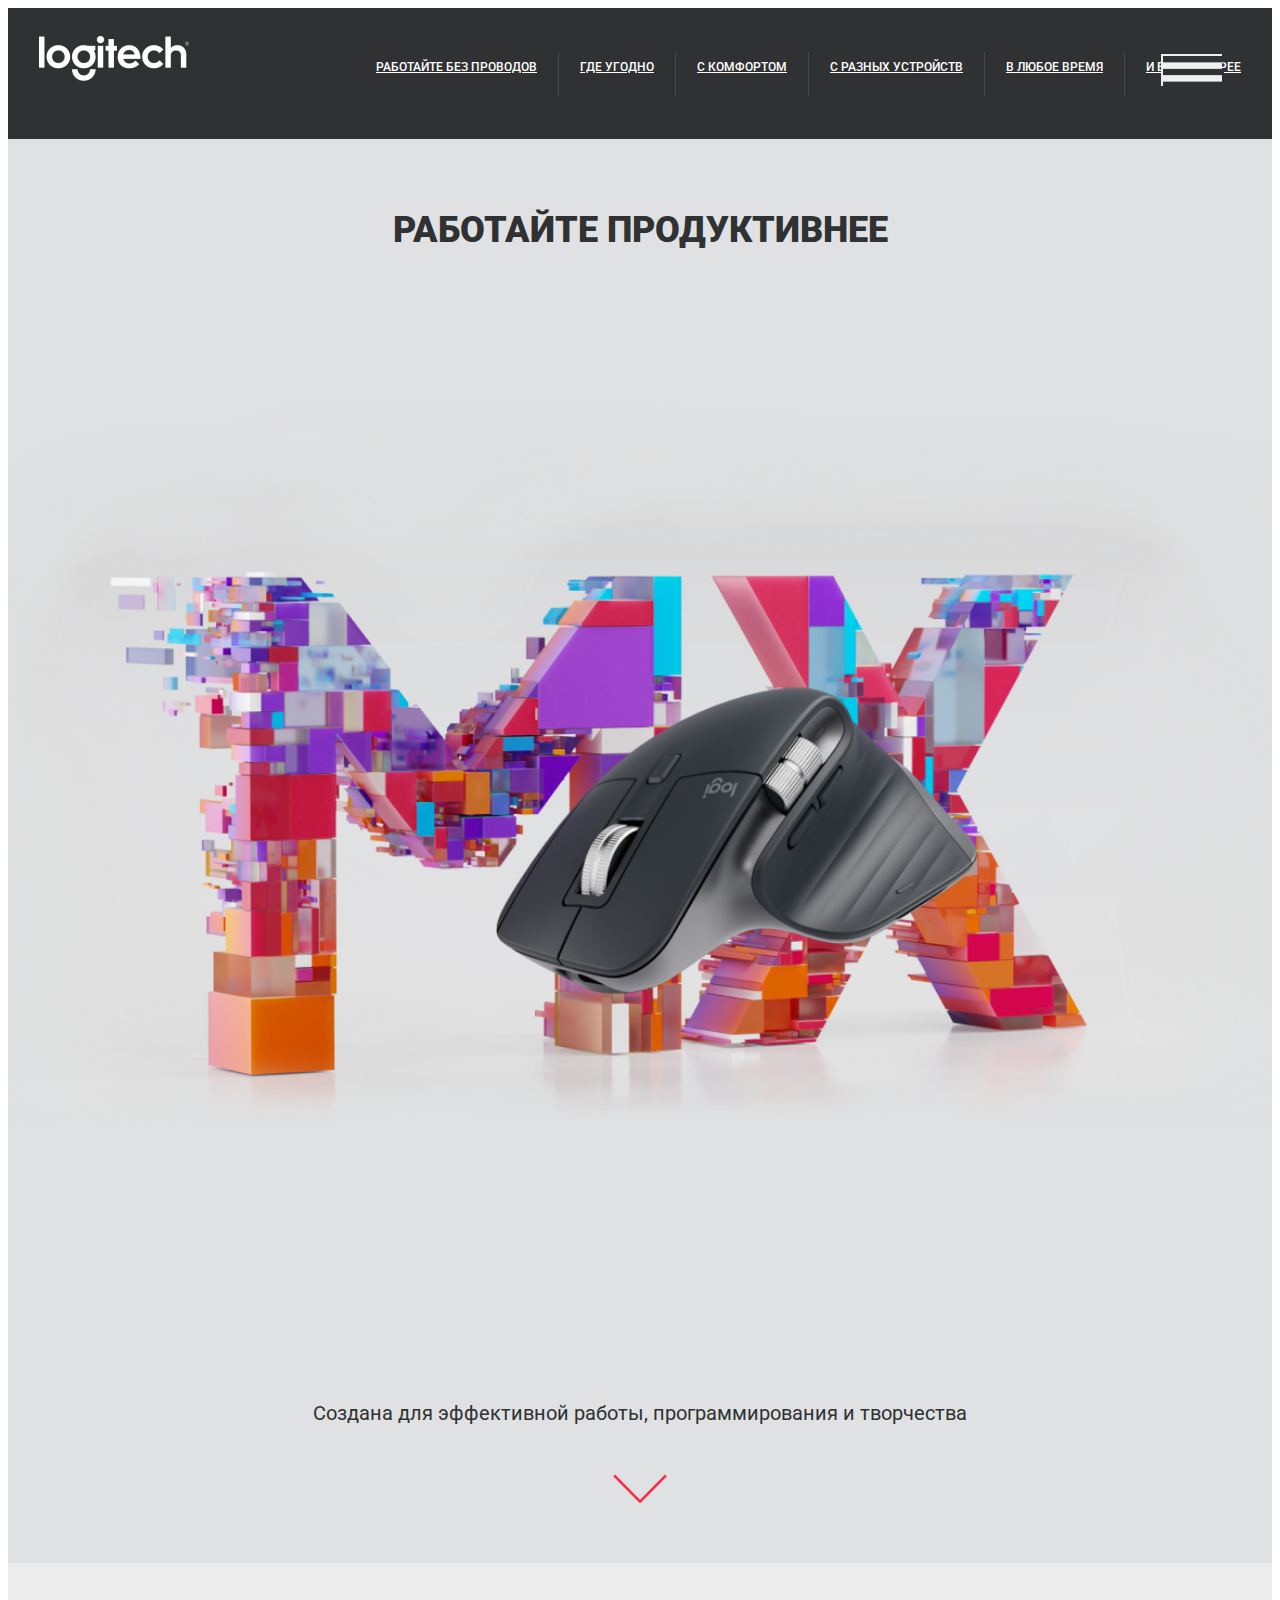
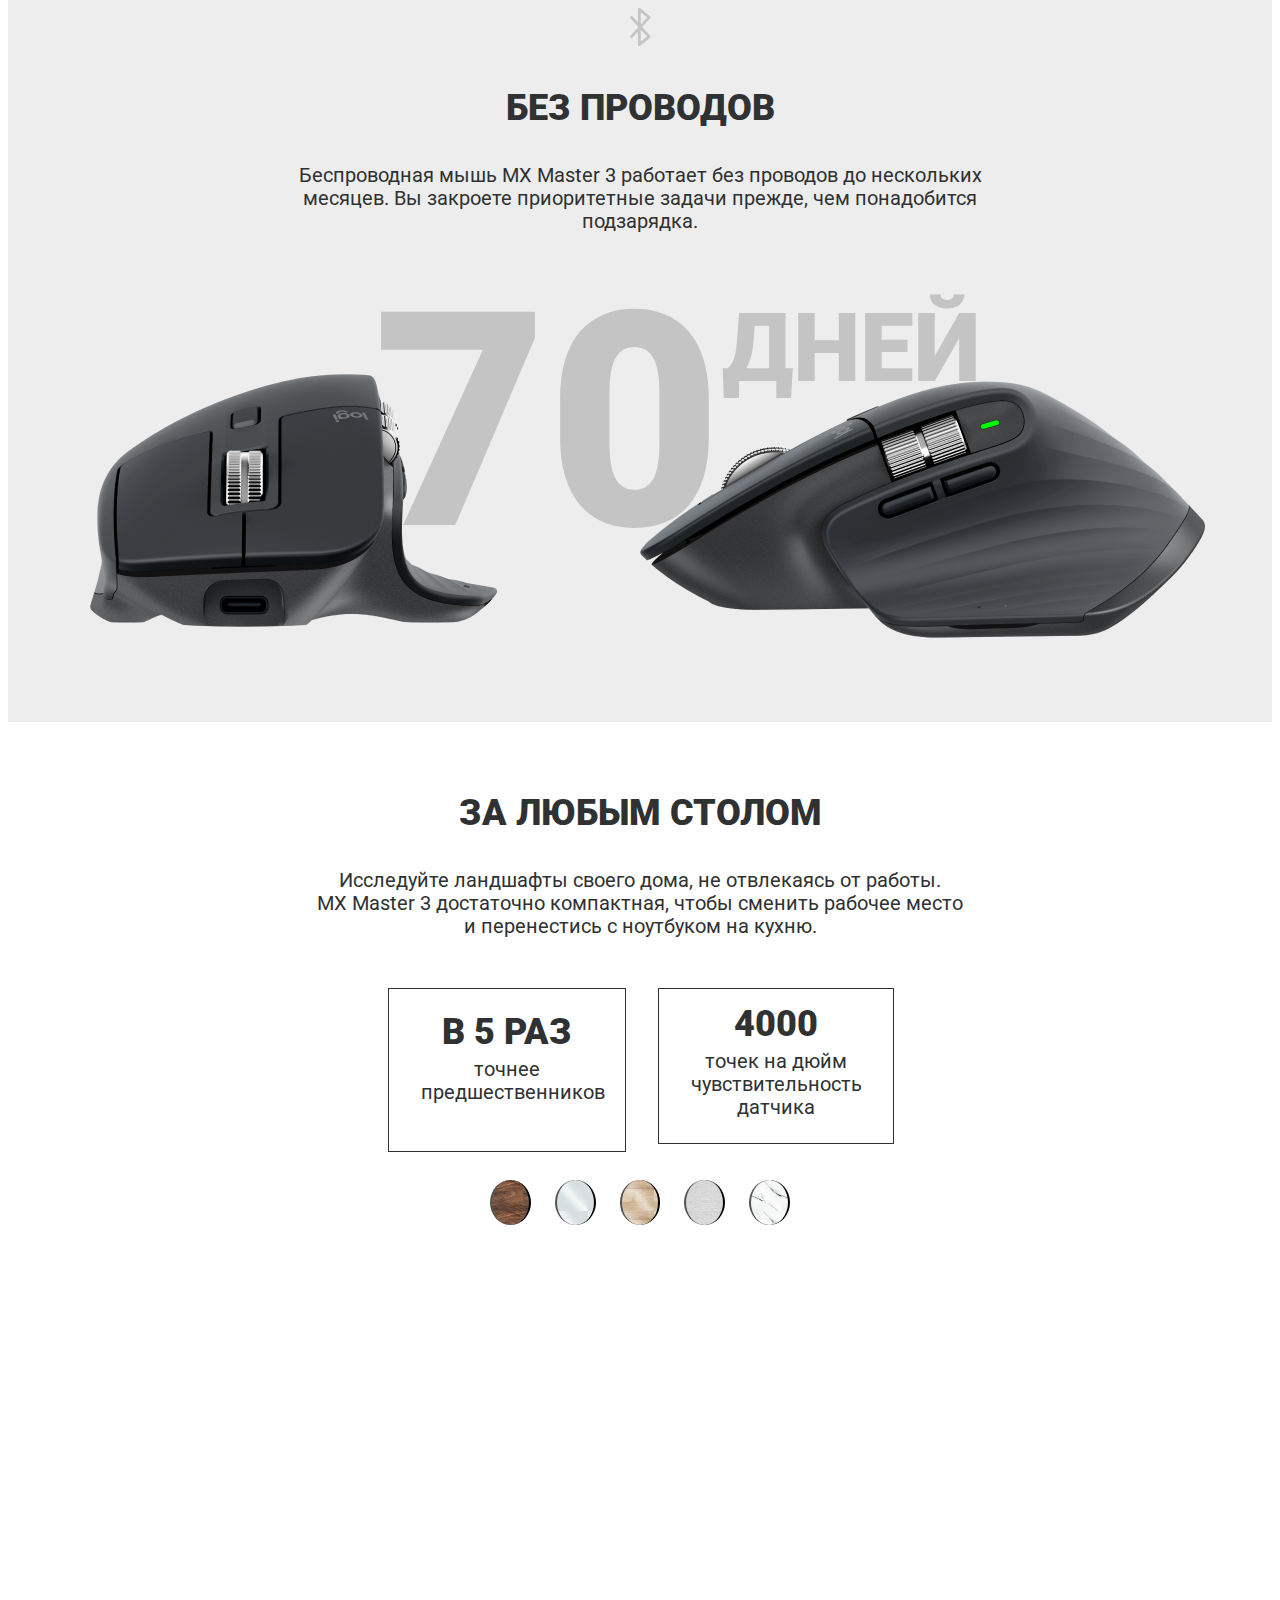
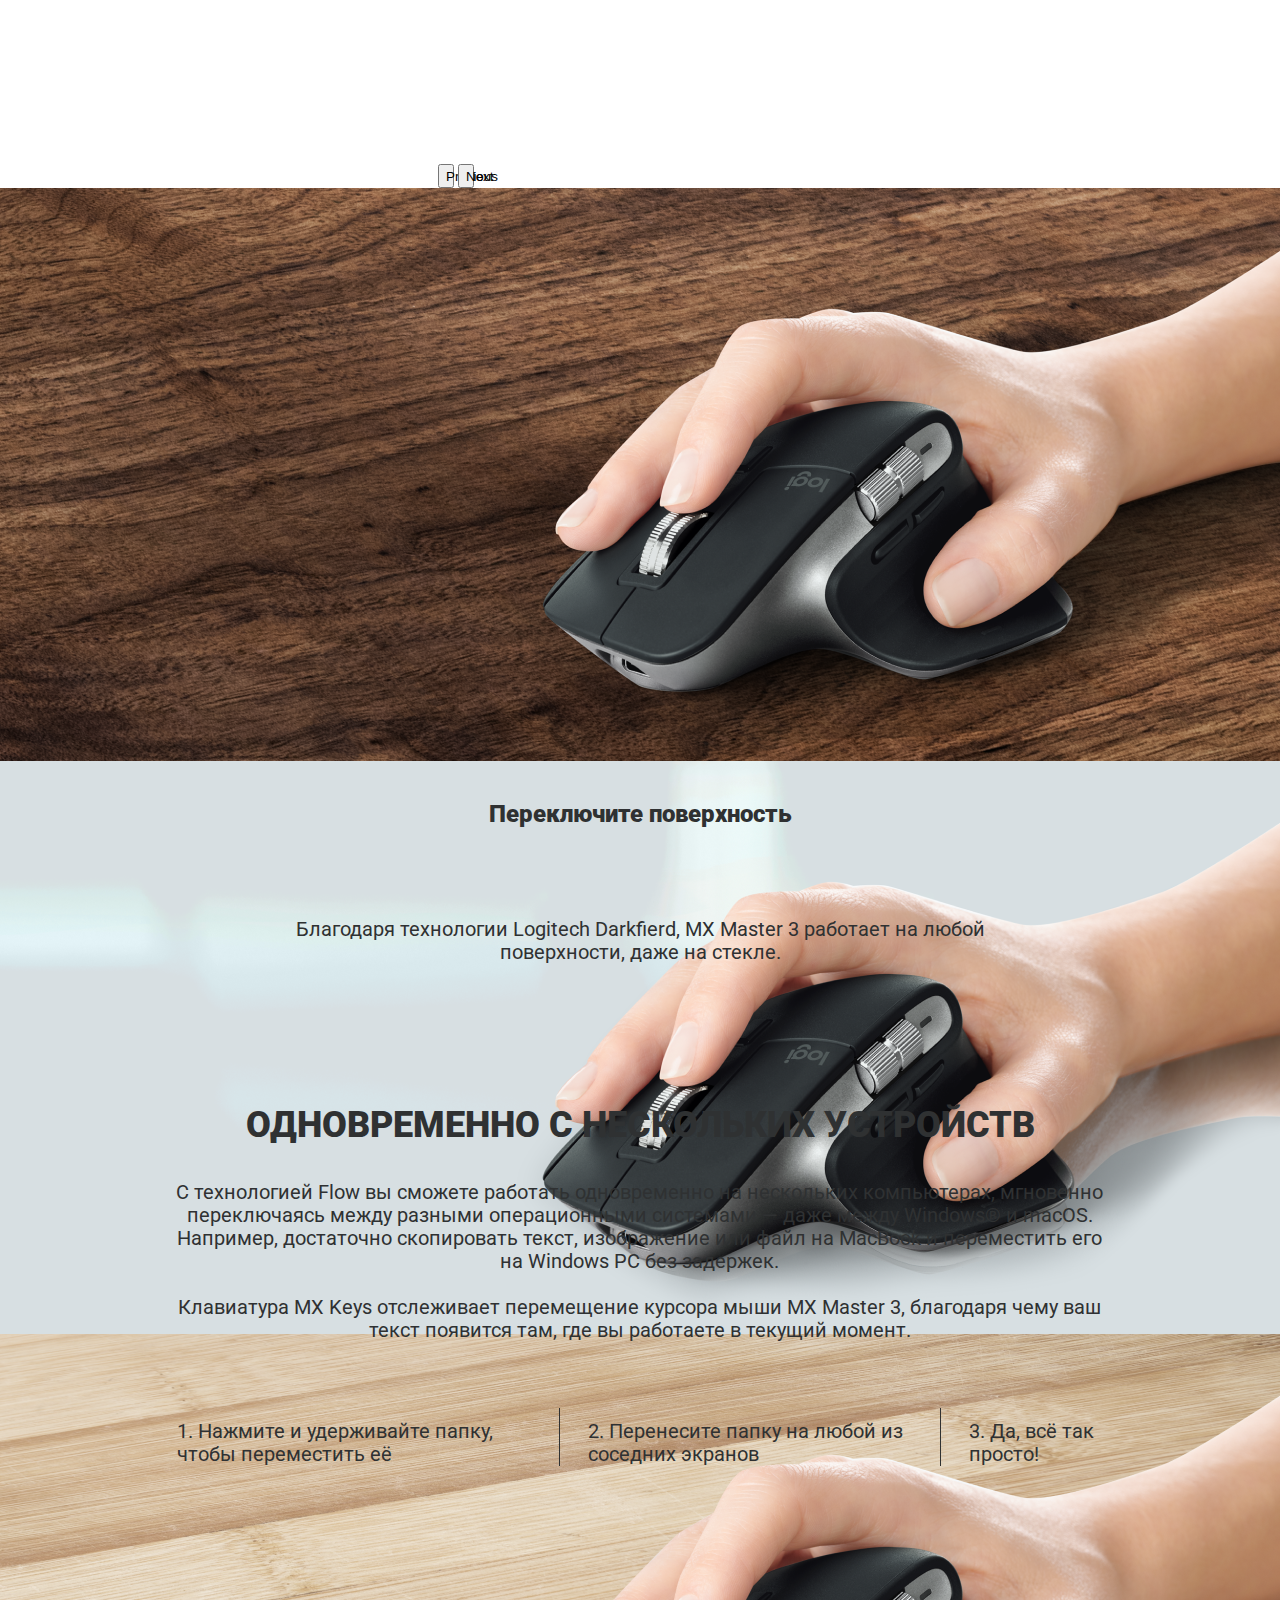
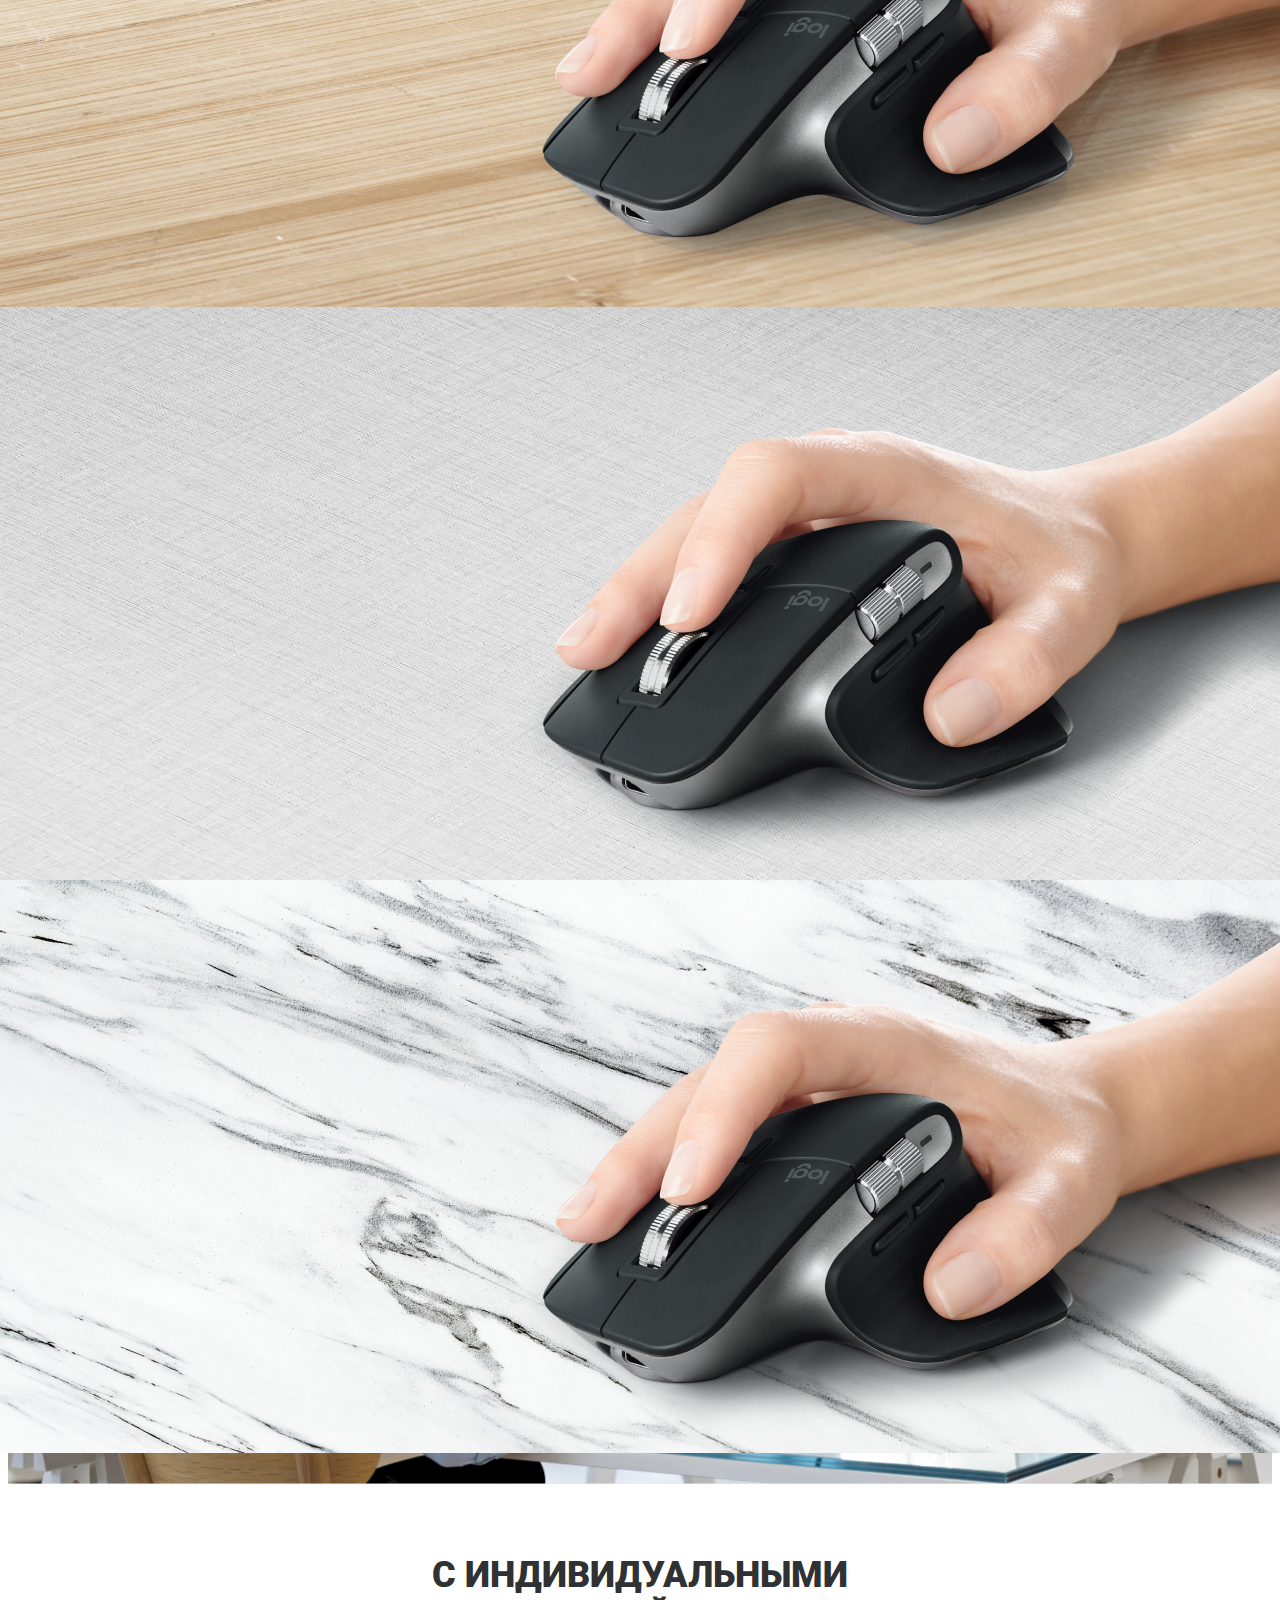
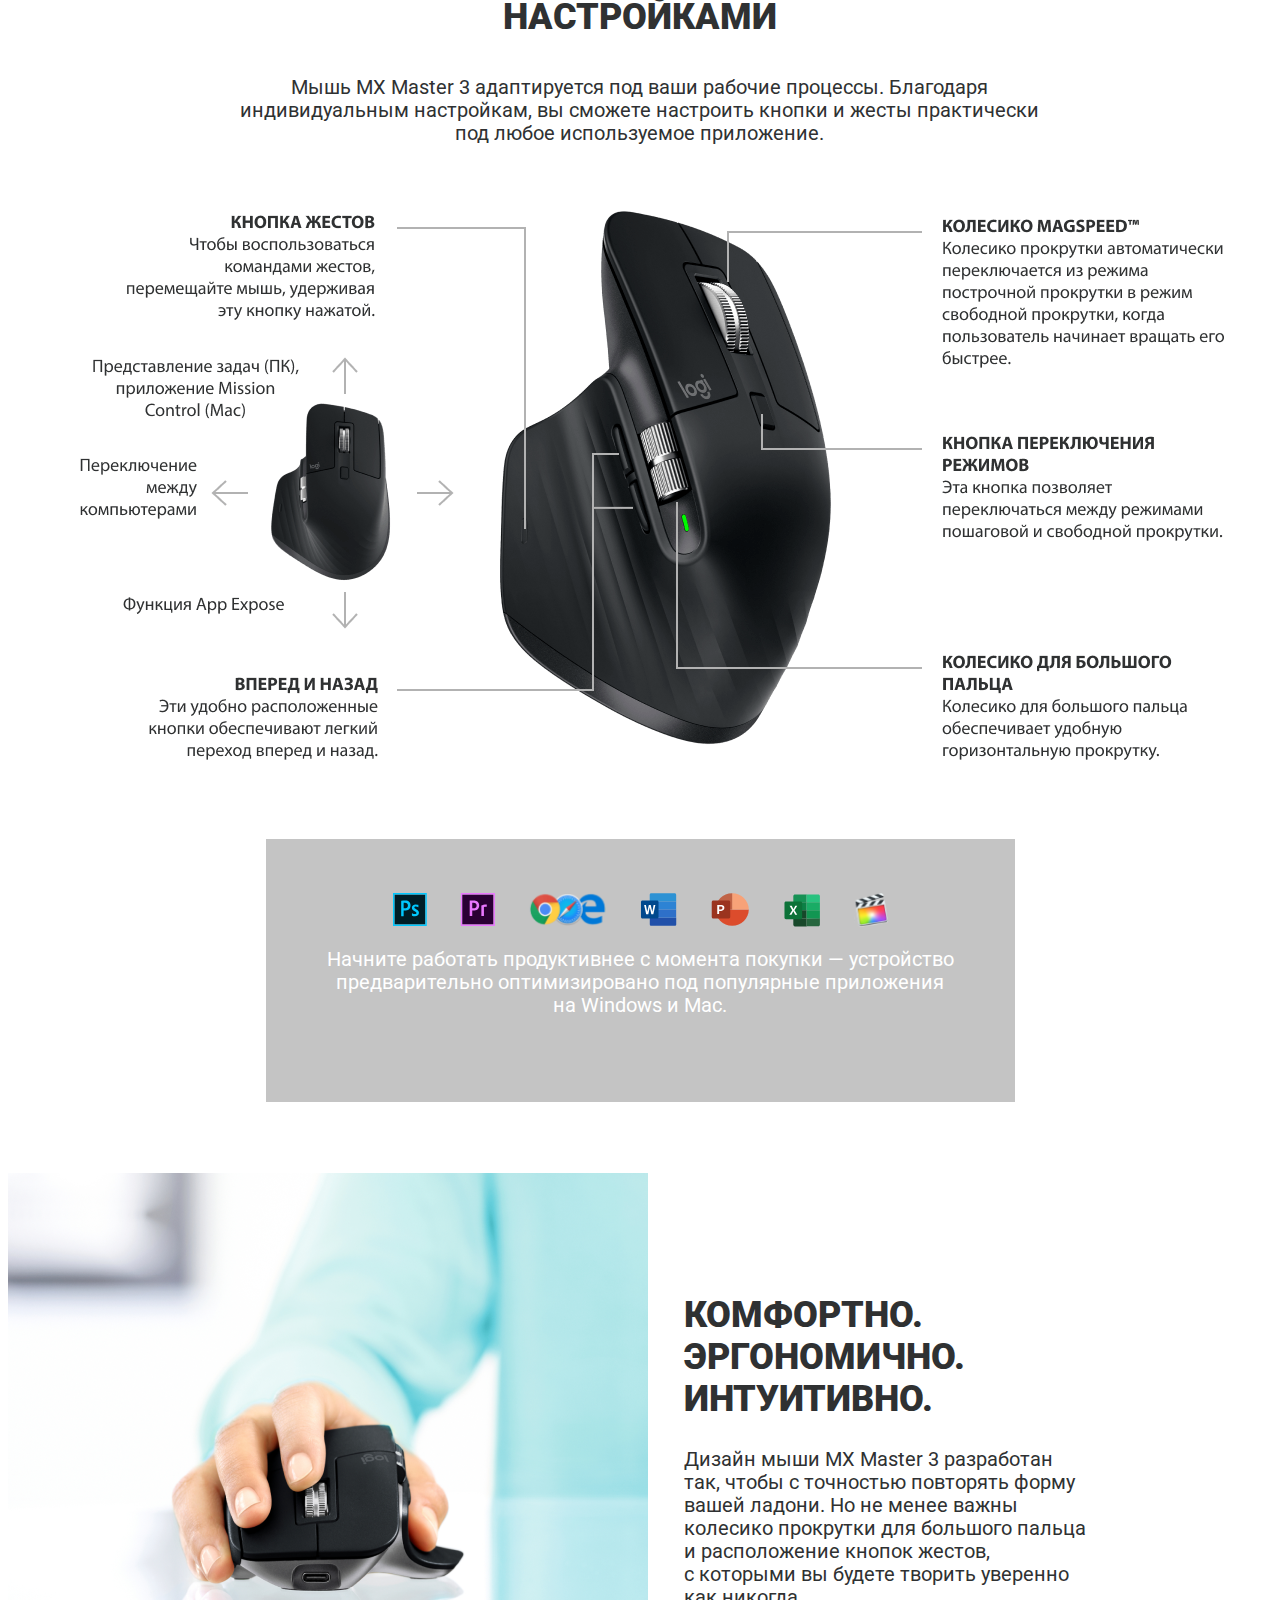
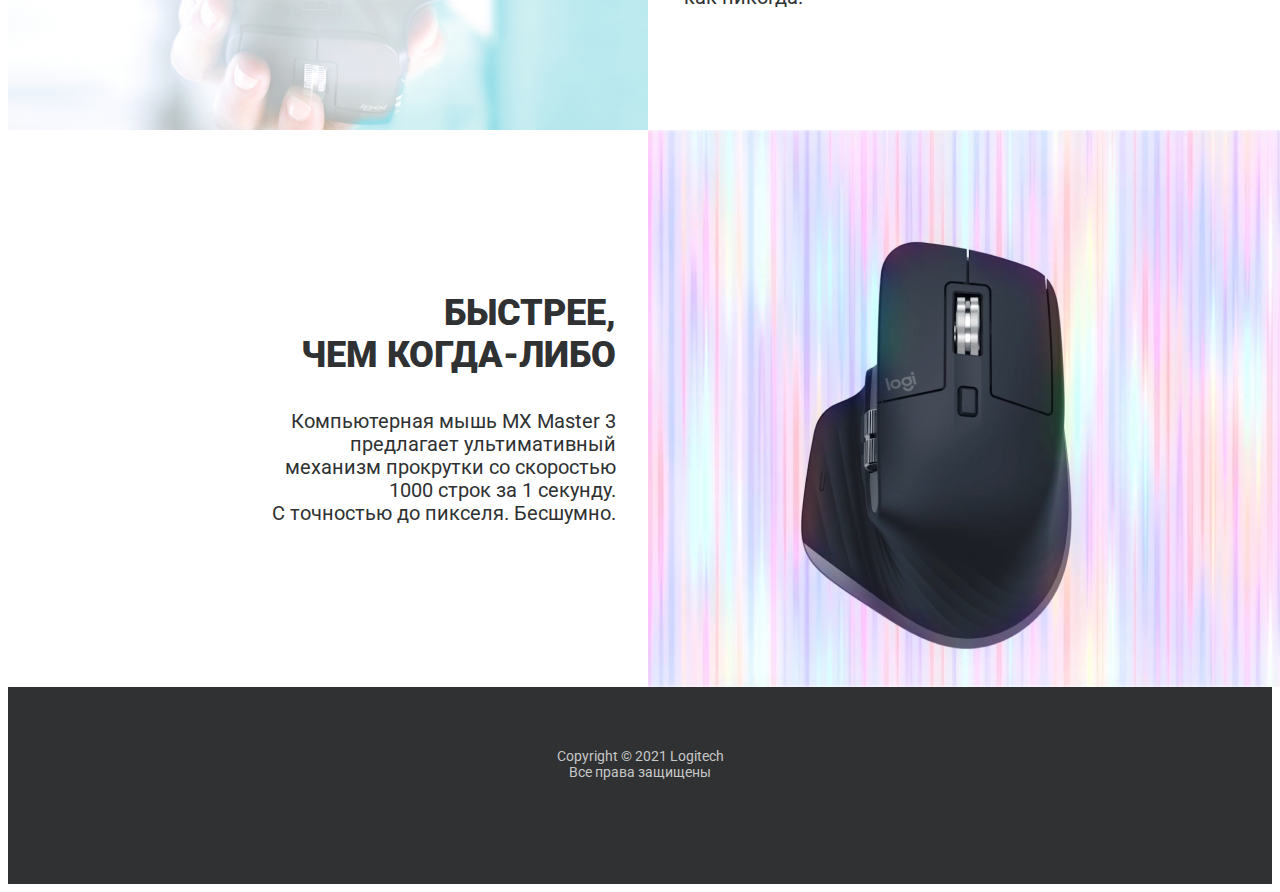
<file: web-course_geekbrains-logitech/index.html>
<!DOCTYPE html>
<html lang="ru">
<head>
    <meta charset="UTF-8">
    <meta http-equiv="X-UA-Compatible" content="IE=edge">
    <meta name="viewport" content="width=device-width, initial-scale=1.0">
    <title>MX 3</title>

    <!-- Styles -->
    <link href="https://cdn.jsdelivr.net/npm/bootstrap@5.0.0-beta2/dist/css/bootstrap.min.css" rel="stylesheet" integrity="sha384-BmbxuPwQa2lc/FVzBcNJ7UAyJxM6wuqIj61tLrc4wSX0szH/Ev+nYRRuWlolflfl" crossorigin="anonymous">
    <link rel="stylesheet" href="style.css">

    <!-- Fonts -->
    <link rel="preconnect" href="https://fonts.gstatic.com">
<link href="https://fonts.googleapis.com/css2?family=Roboto:wght@400;500;900&display=swap" rel="stylesheet"></head>
<body>
    <section class="top">
        <header class="top__header" id="site-header">
            <nav class="navbar navbar-expand-lg navbar-light">
                <div class="container-fluid">
                    <a href="index.html">
                        <img class="site-logo-dark" id="dark-logo" src="img/Logo_Logitech_dark.png" alt="logo">
                    </a>
                    <a href="index.html">
                        <img class="site-logo-white" id="white-logo" src="img/Logo_Logitech_white.png" alt="logo">
                    </a>
                    <button id="navbar-mob-btn" class="navbar-toggler" type="button" data-bs-toggle="collapse" data-bs-target="#navbarNav" aria-controls="navbarNav" aria-expanded="false" aria-label="Toggle navigation">
                        <img src="img/menu-open.png" alt="Menu open" id="nav-open" class="menu-open">
                        <img src="img/menu-close.png" alt="Menu close" id="nav-close" class="menu-close">                     
                    </button>
                    <div class="collapse navbar-collapse" id="navbarNav">
                        <ul class="navbar-nav center-content">
                            <li class="nav-item">
                                <a class="nav-link mob-link" aria-current="page" href="#bluetooth">без проводов</a>
                                <a class="nav-link desktop-link" aria-current="page" href="#bluetooth">Работайте без проводов</a>
                            </li>
                            <li class="nav-item">
                                <a class="nav-link mob-link" href="#everywhere">ЗА ЛЮБЫМ СТОЛОМ</a>
                                <a class="nav-link desktop-link" href="#everywhere">Где угодно</a>
                            </li>
                            <li class="nav-item">
                                <a class="nav-link mob-link" href="#">ОДНОВРЕМЕННО С НЕСКОЛЬКИХ<br> УСТРОЙСТВ</a>
                                <a class="nav-link desktop-link" href="#">С комфортом</a>
                            </li>
                            <li class="nav-item">
                                <a class="nav-link mob-link" href="#">С ИНДИВИДУАЛЬНЫМИ<br> НАСТРОЙКАМИ</a>
                                <a class="nav-link desktop-link" href="#">С разных устройств</a>
                            </li>
                            <li class="nav-item">
                                <a class="nav-link mob-link" href="#">БЫСТРЕЕ,<br> ЧЕМ КОГДА-ЛИБО</a>
                                <a class="nav-link desktop-link" href="#">В любое время</a>
                            </li>
                            <li class="nav-item">
                                <a class="nav-link mob-link" href="#">КОМФОРТНО.<br>ЭРГОНОМИЧНО. ИНТУИТИВНО.</a>
                                <a class="nav-link desktop-link" href="#">И еще быстрее</a>
                            </li>
                        </ul>
                    </div>
                </div>
            </nav>
        </header>
        <div class="top__promo center-content">
            <h2 class="heading">Работайте продуктивнее</h2>
        </div>
        <p class="text top__text-mob">
            Создана для эффективной работы,<br> программирования и творчества
        </p>
        
        <p class="text top__text-desktop">
            Создана для эффективной работы, программирования и творчества
        </p>
        <div class="top__arrow center-content">
            <a href="#bluetooth">
                <svg width="42" height="22" viewBox="0 0 42 22" fill="none" xmlns="http://www.w3.org/2000/svg">
                    <path d="M1 1L20.6552 21L40.3103 1" stroke="#FF2947" stroke-width="2" stroke-linejoin="round"/>
                </svg>
            </a>
        </div>
    </section>
    <section class="bluetooth" id="bluetooth">
        <div class="bluetooth__logo center-content">
            <svg width="22" height="40" viewBox="0 0 22 40" fill="none" xmlns="http://www.w3.org/2000/svg">
                <path d="M21.0795 29.1654L12.6682 19.9749L21.0795 10.7855C21.3437 10.4961 21.4785 10.1105 21.4503 9.7195C21.4221 9.32812 21.2348 8.96529 20.9309 8.71646L10.7058 0.32611C10.2773 -0.0257154 9.68472 -0.0996072 9.18305 0.137362C8.68137 0.373316 8.36168 0.876748 8.36168 1.43027V15.2702L2.49181 8.85628C1.95855 8.27326 1.05123 8.23222 0.466896 8.76476C-0.11744 9.29729 -0.158575 10.2016 0.375163 10.7851L8.36168 19.5117V20.4384L0.375241 29.1654C-0.158966 29.7479 -0.117831 30.6528 0.466974 31.1857C1.05178 31.7187 1.95823 31.6777 2.49189 31.0937L8.36129 24.6808V38.5198C8.36129 39.0727 8.68145 39.5766 9.18266 39.8131C9.37762 39.9047 9.58689 39.95 9.79475 39.95C10.1211 39.95 10.4441 39.8394 10.7059 39.6249L20.9309 31.2343C21.2348 30.9851 21.4221 30.6222 21.4503 30.2313C21.4784 29.8404 21.3447 29.4547 21.0795 29.1654ZM11.2285 4.45836L17.9441 9.96841L11.2285 17.3062V4.45836ZM11.2285 35.4916V22.6442L17.9441 29.9815L11.2285 35.4916Z" fill="#C4C4C4"/>
            </svg>
        </div>
        <h2 class="heading">Без проводов</h2>
        <p class="text bluetooth__text-mob">
            Беспроводная мышь MX Master 3 работает<br> без проводов 
            до нескольких месяцев. Вы<br> закроете приоритетные задачи 
            прежде, чем понадобится подзарядка.
        </p>
        <p class="text bluetooth__text-tablet">
            Беспроводная мышь MX Master 3 работает без проводов 
            до<br> нескольких месяцев. Вы закроете приоритетные задачи 
            прежде,<br> чем понадобится подзарядка.
        </p>
        <p class="text bluetooth__text-desktop">
            Беспроводная мышь MX Master 3 работает без проводов 
            до нескольких<br> месяцев. Вы закроете приоритетные задачи 
            прежде, чем понадобится<br> подзарядка.
        </p>
        <div class="bluetooth__promo">
            <h3 class="bluetooth__promo-heading">
                <span class="bluetooth__promo-day">70</span>
                <span class="bluetooth__promo-word">дней</span>
            </h3>
        </div>
    </section>
    <section class="sensor" id="everywhere">
        <h2 class="heading">За любым столом</h2>
        <p class="text sensor__text-mob">
            Исследуйте ландшафты своего<br> дома, не отвлекаясь от работы. 
            MX Master 3 достаточно компактная, чтобы сменить рабочее 
            место и перенестись с ноутбуком на кухню.
        </p>
        <p class="text sensor__text-tablet">
            Исследуйте ландшафты своего дома, не отвлекаясь от<br> работы. 
            MX Master 3 достаточно компактная, чтобы сменить рабочее 
            место и перенестись с ноутбуком на кухню.
        </p>
        <p class="text sensor__text-desktop">
            Исследуйте ландшафты своего дома, не отвлекаясь от работы.<br>
            MX Master 3 достаточно компактная, чтобы сменить рабочее 
            место<br> и перенестись с ноутбуком на кухню.
        </p>
        <div class="features-block">
            <div class="features-item features-left">
                <h2 class="heading">В 5 раз</h2>
                <p class="text">точнее предшественников</p>
            </div>
            <div class="features-item features-right">
                <h2 class="heading">4000</h2>
                <p class="text">точек на дюйм чувствительность датчика</p>
            </div>
        </div>
        <div class="sensor__slider-block center-content">
            <div id="sensor__carousel" class="carousel slide" data-bs-ride="carousel">
                <div class="carousel-indicators">
                    <button type="button" data-bs-target="#sensor__carousel" data-bs-slide-to="0" class="indicators-btn1 active" aria-current="true" aria-label="Slide 1"></button>
                    <button class="indicators-btn2" type="button" data-bs-target="#sensor__carousel" data-bs-slide-to="1" aria-label="Slide 2"></button>
                    <button class="indicators-btn3" type="button" data-bs-target="#sensor__carousel" data-bs-slide-to="2" aria-label="Slide 3"></button>
                    <button class="indicators-btn4" type="button" data-bs-target="#sensor__carousel" data-bs-slide-to="3" aria-label="Slide 4"></button>
                    <button class="indicators-btn5" type="button" data-bs-target="#sensor__carousel" data-bs-slide-to="4" aria-label="Slide 5"></button>
                </div>
                <div class="carousel-arrow">
                    <button class="carousel-control-prev" type="button" data-bs-target="#sensor__carousel"  data-bs-slide="prev">
                        <span class="carousel-control-prev-icon" aria-hidden="true"></span>
                        <span class="visually-hidden">Previous</span>
                    </button>
                    <button class="carousel-control-next" type="button" data-bs-target="#sensor__carousel"  data-bs-slide="next">
                        <span class="carousel-control-next-icon" aria-hidden="true"></span>
                        <span class="visually-hidden">Next</span>
                    </button>
                </div>
                <div class="carousel-inner sensor__fixed-size">
                    <div class="carousel-item active">
                        <img src="img/mob-slider1.png" class="mob-block sensor__fixed-size" alt="wood">
                        <img src="img/tablet-slider1.png" class="tablet-block sensor__fixed-size" alt="wood">
                        <img src="img/desktop-slider1.png" class="desktop-block sensor__fixed-size" alt="wood">
                    </div>
                    <div class="carousel-item">
                        <img src="img/mob-slider2.png" class="mob-block sensor__fixed-size" alt="glass">
                        <img src="img/tablet-slider2.png" class="tablet-block sensor__fixed-size" alt="glass">
                        <img src="img/desktop-slider2.png" class="desktop-block sensor__fixed-size" alt="glass">
                    </div>
                    <div class="carousel-item">
                        <img src="img/mob-slider3.png" class="mob-block sensor__fixed-size" alt="lenoleum">
                        <img src="img/tablet-slider3.png" class="tablet-block sensor__fixed-size" alt="lenoleum">
                        <img src="img/desktop-slider3.png" class="desktop-block sensor__fixed-size" alt="lenoleum">
                    </div>
                    <div class="carousel-item">
                        <img src="img/mob-slider4.png" class="mob-block sensor__fixed-size" alt="cloth">
                        <img src="img/tablet-slider4.png" class="tablet-block sensor__fixed-size" alt="cloth">
                        <img src="img/desktop-slider4.png" class="desktop-block sensor__fixed-size" alt="cloth">
                    </div>
                    <div class="carousel-item">
                        <img src="img/mob-slider5.png" class="mob-block sensor__fixed-size" alt="marble">
                        <img src="img/tablet-slider5.png" class="tablet-block sensor__fixed-size" alt="marble">
                        <img src="img/desktop-slider5.png" class="desktop-block sensor__fixed-size" alt="marble">
                    </div>
                </div>
            </div>
        </div>
        <h3 class="carousel-heading">Переключите поверхность</h3>
        <p class="text mob-block">
            Благодаря технологии Logitech Darkfierd,<br> MX Master 3 работает на любой 
            поверхности,<br> даже на стекле.
        </p>
        <p class="text tablet-block">
            Благодаря технологии Logitech Darkfierd, MX Master 3 работает<br> на любой 
            поверхности, даже на стекле.
        </p>
        <p class="text desktop-block">
            Благодаря технологии Logitech Darkfierd, MX Master 3 работает на любой<br> 
            поверхности, даже на стекле.
        </p>
    </section>
    <section class="some-devices">
        <h2 class="heading mob-block">Одновременно с нескольких<br> устройств</h2>
        <h2 class="heading tablet-block">Одновременно с нескольких<br> устройств</h2>
        <h2 class="heading desktop-block">Одновременно с нескольких устройств</h2>
        <p class="text some-devices__text mob-block">
            С технологией Flow вы сможете работать<br> одновременно на нескольких компьютерах,<br> мгновенно
            переключаясь между разными<br> операционными системами — даже между<br> Windows® и macOS.
            Например, достаточно<br> скопировать текст, изображение или файл на<br> MacBook и переместить его
            на Windows PC<br> без задержек.
            <br><br>
            Клавиатура MX Keys отслеживает<br> перемещение курсора мыши MX Master 3,<br> благодаря чему ваш
            текст появится там, где<br> вы работаете в текущий момент.
        </p>
        <p class="text some-devices__text tablet-block">
            С технологией Flow вы сможете работать одновременно на<br> нескольких компьютерах, мгновенно
            переключаясь между<br> разными операционными системами — даже между Windows®<br> и macOS.
            Например, достаточно скопировать текст, изображение<br> или файл на MacBook и переместить его
            на Windows PC<br> без задержек.
            <br><br>
            Клавиатура MX Keys отслеживает перемещение курсора мыши<br> MX Master 3, благодаря чему ваш
            текст появится там, где вы<br> работаете в текущий момент.
        </p>
        <p class="text some-devices__text desktop-block">
            С технологией Flow вы сможете работать одновременно на нескольких компьютерах, мгновенно<br>
            переключаясь между разными операционными системами — даже между Windows® и macOS.<br>
            Например, достаточно скопировать текст, изображение или файл на MacBook и переместить его<br>
            на Windows PC без задержек.
            <br><br>
            Клавиатура MX Keys отслеживает перемещение курсора мыши MX Master 3, благодаря чему ваш<br>
            текст появится там, где вы работаете в текущий момент.
        </p>
        <ol class="instruction-list">
            <li class="instruction-item">
                Нажмите и удерживайте папку, чтобы переместить её
            </li>
            <li class="instruction-item">
                Перенесите папку на любой из соседних экранов
            </li>
            <li class="instruction-item">
                Да, всё так просто!
            </li>
        </ol>
    </section>
    <section class="settings">
        <h2 class="heading">С индивидуальными<br> настройками</h2>
        <p class="text settings__text mob-block">
            Мышь MX Master 3 адаптируется под ваши<br> рабочие процессы. Благодаря<br>
            индивидуальным настройкам, вы сможете<br> настроить кнопки и жесты практически
            под<br> любое используемое приложение.
        </p>
        <p class="text settings__text tablet-block">
            Мышь MX Master 3 адаптируется под ваши рабочие процессы.<br> Благодаря
            индивидуальным настройкам, вы сможете настроить<br> кнопки и жесты практически
            под любое используемое<br> приложение.
        </p>
        <p class="text settings__text desktop-block">
            Мышь MX Master 3 адаптируется под ваши рабочие процессы. Благодаря<br>
            индивидуальным настройкам, вы сможете настроить кнопки и жесты практически<br>
            под любое используемое приложение.
        </p>
        <!-- Немного непонятно, что делать с картинками в этом слайдере, потому что все, 
            кроме одной, не подходят под размер -->
        <div class="settings__carousel-block center-content nodesktop-block">
            <div id="settings__carousel" class="carousel slide" data-bs-ride="carousel">
                <div class="carousel-indicators settings-model">
                    <button type="button" data-bs-target="#settings__carousel" data-bs-slide-to="0" class="active" aria-current="true" aria-label="Slide 1"></button>
                    <button type="button" data-bs-target="#settings__carousel" data-bs-slide-to="1" aria-label="Slide 2"></button>
                    <button type="button" data-bs-target="#settings__carousel" data-bs-slide-to="2" aria-label="Slide 3"></button>
                    <button type="button" data-bs-target="#settings__carousel" data-bs-slide-to="3" aria-label="Slide 4"></button>
                    <button type="button" data-bs-target="#settings__carousel" data-bs-slide-to="4" aria-label="Slide 5"></button>
                    <button type="button" data-bs-target="#settings__carousel" data-bs-slide-to="5" aria-label="Slide 6"></button>
                </div>
                <div class="carousel-inner settings__fixed-size">
                    <div class="carousel-item active">
                        <img src="img/slider21.png" class="d-block settings__fixed-size" alt="setting 1">
                    </div>
                    <div class="carousel-item">
                        <img src="img/slider22.png" class="d-block settings__fixed-size" alt="setting 2">
                    </div>
                    <div class="carousel-item">
                        <img src="img/slider23.png" class="d-block settings__fixed-size" alt="setting 3">
                    </div>
                    <div class="carousel-item">
                        <img src="img/slider24.png" class="d-block settings__fixed-size" alt="setting 4">
                    </div>
                    <div class="carousel-item">
                        <img src="img/slider25.png" class="d-block settings__fixed-size" alt="setting 5">
                    </div>
                    <div class="carousel-item">
                        <img src="img/slider26.png" class="d-block settings__fixed-size" alt="setting 6">
                    </div>
                </div>
            </div>
        </div>
        <div class="settings__ins-pic center-content desktop-block">
            <img src="img/desktop-settings.png" alt="Settings">
        </div>
        <div class="apps-block">
            <ul class="apps-list">
                <li class="apps-item">
                    <img src="img/ps.svg" alt="Adobe Photoshop">
                </li>
                <li class="apps-item">
                    <img src="img/pr.svg" alt="Adobe Premier">
                </li>
                <li class="apps-item">
                    <img src="img/browser.svg" alt="Browsers">
                </li>
                <li class="apps-item">
                    <img src="img/word.svg" alt="Microsoft Word">
                </li>
                <li class="apps-item">
                    <img src="img/powerpoint.svg" alt="Microsoft PowerPoint">
                </li>
                <li class="apps-item">
                    <img src="img/excel.svg" alt="Microsoft Excel">
                </li>
                <li class="apps-item">
                    <img src="img/other.svg" alt="Other">
                </li>
            </ul>
            <p class="text app-text mob-block">
                Начните работать продуктивнее с момента<br> покупки — устройство предварительно<br>
                оптимизировано под популярные<br> приложения на Windows и Mac.
            </p>
            <p class="text app-text tablet-block">
                Начните работать продуктивнее с момента покупки — устройство<br> предварительно 
                оптимизировано под популярные приложения<br> на Windows и Mac.
            </p>
            <p class="text app-text desktop-block">
                Начните работать продуктивнее с момента покупки — устройство<br> предварительно 
                оптимизировано под популярные приложения<br> на Windows и Mac.
            </p>
        </div>
    </section>
    <section class="bottom bottom__center">
        <div class="bottom__promo-1">
            <h2 class="heading mob-block">Комфортно. Эргономично. Интуитивно.</h2>
            <h2 class="heading tablet-block">Комфортно.<br> Эргономично. Интуитивно.</h2>
            <h2 class="heading desktop-block bottom__heading-desktop-1">Комфортно.<br> Эргономично.<br> Интуитивно.<br></h2>
            <p class="text bottom__text mob-block">
                Дизайн мыши MX Master 3 разработан так,<br> чтобы с точностью повторять 
                форму вашей<br> ладони. Но не менее важны колесико<br> прокрутки для большого 
                пальца<br> и расположение кнопок жестов, с которыми<br> вы будете творить 
                уверенно как никогда.
            </p>
            <p class="text bottom__text tablet-block">
                Дизайн мыши MX Master 3 разработан так, чтобы с точностью<br> повторять 
                форму вашей ладони. Но не менее важны колесико<br> прокрутки для большого 
                пальца и расположение кнопок жестов,<br> с которыми вы будете творить 
                уверенно как никогда.
            </p>
            <p class="text bottom__text desktop-block bottom__text-desktop-1">
                Дизайн мыши MX Master 3 разработан<br> так, чтобы с точностью повторять 
                форму<br> вашей ладони. Но не менее важны<br> колесико прокрутки для большого 
                пальца<br> и расположение кнопок жестов,<br> с которыми вы будете творить 
                уверенно<br> как никогда.
            </p>
        </div>
        <div class="bottom__promo-2">
            <h2 class="heading mob-block">быстрее,<br> чем когда-либо</h2>
            <h2 class="heading tablet-block">быстрее,<br> чем когда-либо</h2>
            <h2 class="heading desktop-block bottom__heading-desktop-2">быстрее,<br> чем когда-либо</h2>
            <p class="text bottom__text mob-block">
                Компьютерная мышь MX Master 3 предлагает<br> ультимативный механизм прокрутки<br>
                со скоростью 1000 строк за 1 секунду.<br> С точностью до пикселя. Бесшумно.
            </p>
            <p class="text bottom__text tablet-block">
                Компьютерная мышь MX Master 3 предлагает ультимативный<br> механизм прокрутки
                со скоростью 1000 строк за 1 секунду.<br> С точностью до пикселя. Бесшумно.
            </p>
            <p class="text desktop-block bottom__text-desktop-2">
                Компьютерная мышь MX Master 3<br> предлагает ультимативный<br> механизм прокрутки
                со скоростью<br> 1000 строк за 1 секунду.<br> С точностью до пикселя. Бесшумно.
            </p>
        </div>
        
    </section>
    <footer class="bottom-footer center-content">
        <p>
            Copyright &copy; 2021 Logitech<br>
            Все права защищены
        </p>
    </footer>
    <script type="text/javascript">
        let btn = document.getElementById("navbar-mob-btn");

        let logoDark = document.getElementById("dark-logo");
        let logoWhite = document.getElementById("white-logo");

        let icnClose = document.getElementById("nav-close");
        let icnOpen = document.getElementById("nav-open");

        var isOpen = false;

        btn.addEventListener("click", function() {
            let header = document.getElementsByClassName("top__header")[0];
            isOpen = !isOpen;

            if (isOpen) {
                header.style.setProperty("background-color", "#2F3132");

                logoDark.style.setProperty("display", "none");
                logoWhite.style.setProperty("display", "block");

                icnOpen.style.setProperty("display", "none");
                icnClose.style.setProperty("display", "block");
            } else {
                header.style.setProperty("background-color", "#E0E1E2");

                logoDark.style.setProperty("display", "block");
                logoWhite.style.setProperty("display", "none");

                icnOpen.style.setProperty("display", "block");
                icnClose.style.setProperty("display", "none");
            }
        });
    </script>
    <script src="https://cdn.jsdelivr.net/npm/bootstrap@5.0.0-beta2/dist/js/bootstrap.bundle.min.js" integrity="sha384-b5kHyXgcpbZJO/tY9Ul7kGkf1S0CWuKcCD38l8YkeH8z8QjE0GmW1gYU5S9FOnJ0" crossorigin="anonymous"></script>
</body>
</html>
</file>
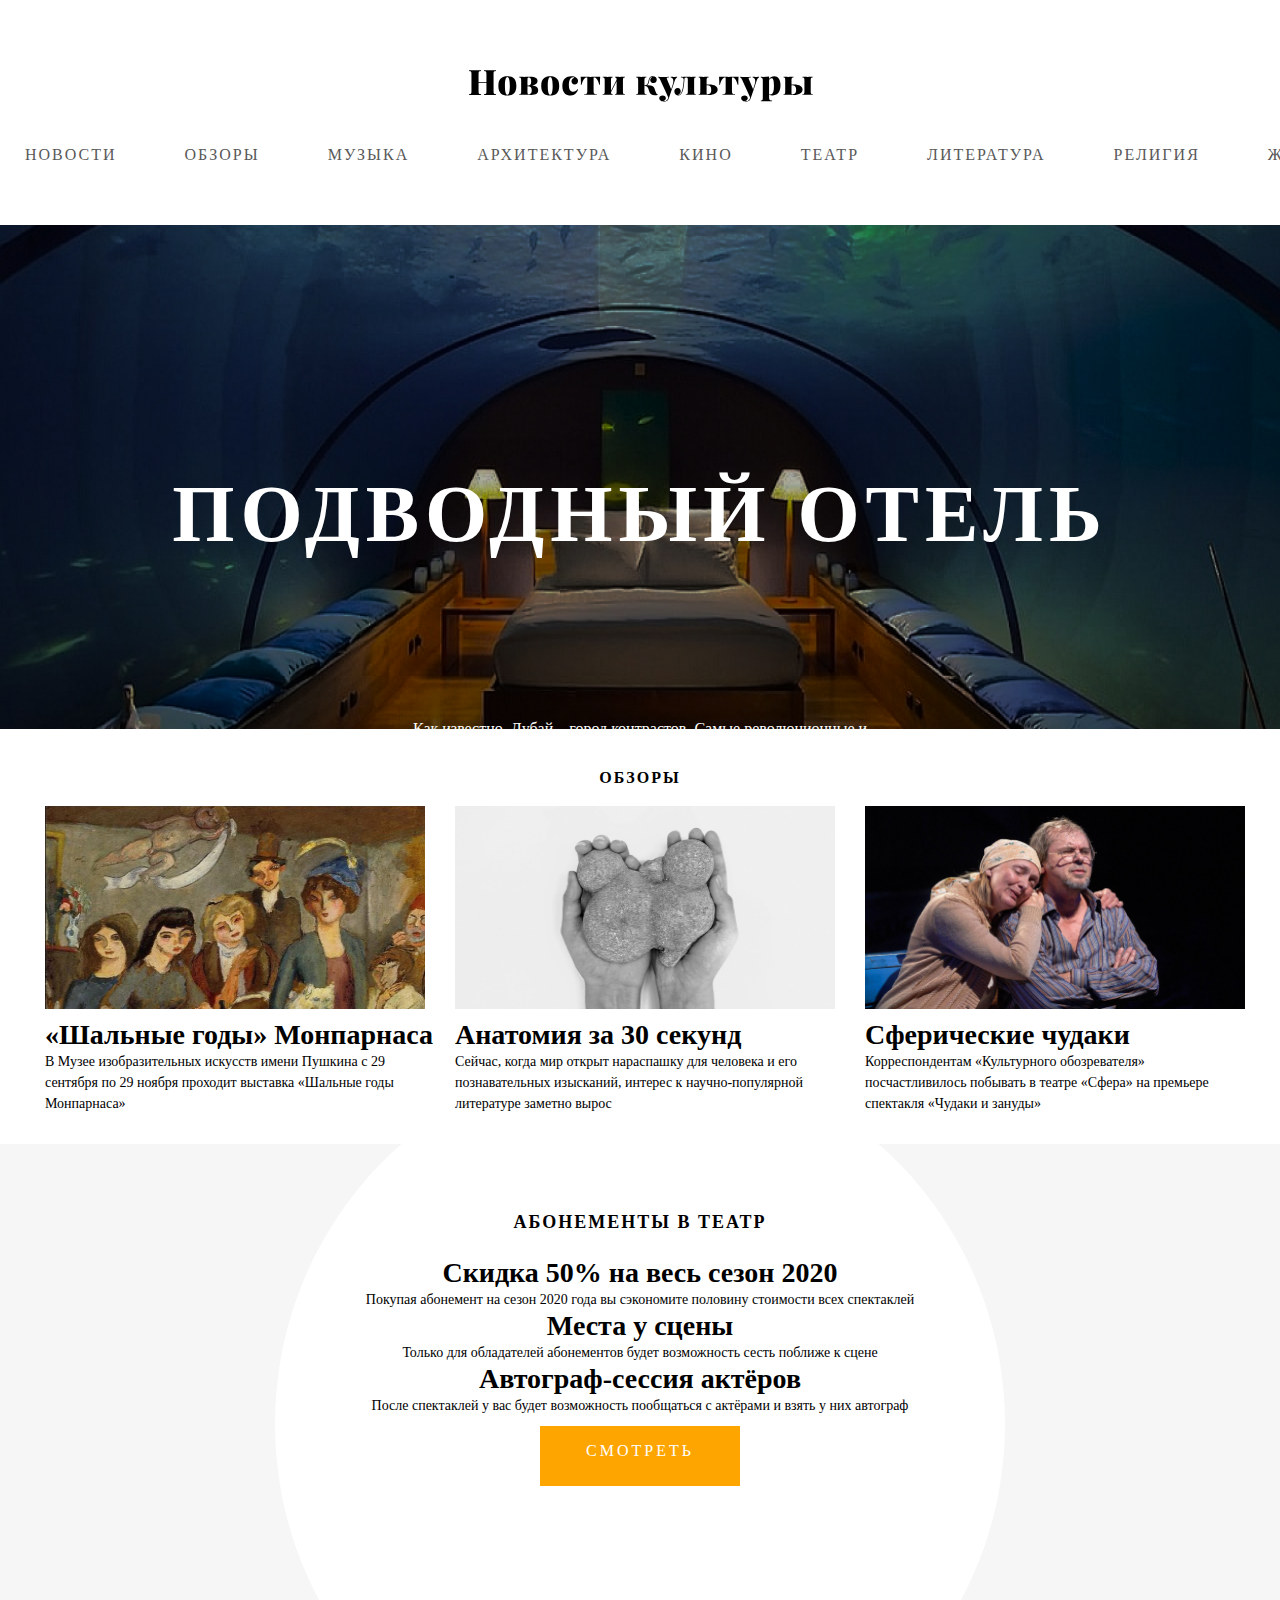
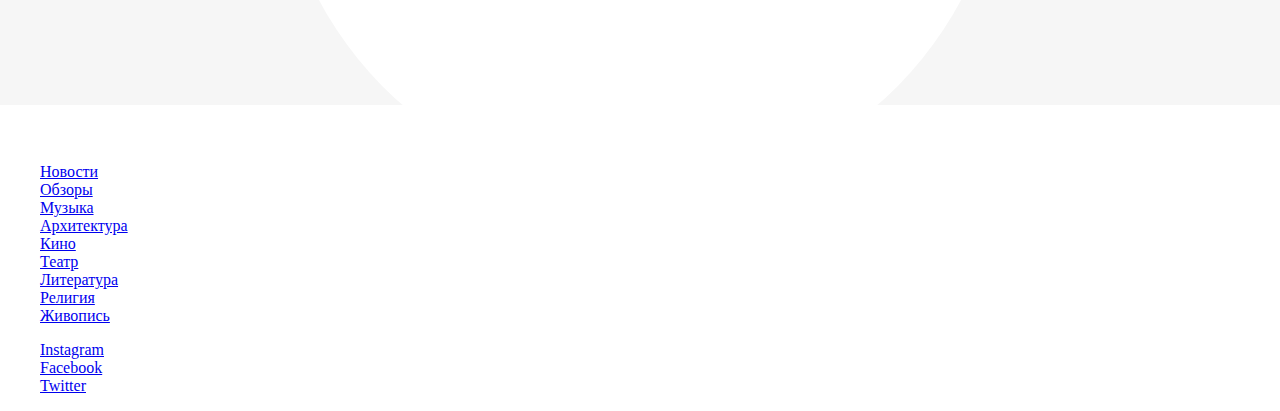
<file: practice/case_01/main-page.html>
<!DOCTYPE html>
<html lang="ru">
    <head>
        <meta charset="utf-8">
        <meta name="viewport" content="width=device-width, initial-scale=1">

        <link href="./style.css" rel="stylesheet">
        <title>Новости культуры</title>
    </head>
    <body>
        <header class="main-header">
            <nav class="main-header-nav">
                <a class="site-logo" href="#">
                    <img src="img/logo.svg" alt="Новости культуры">
                </a>
                <ul class="main-site-navigation">
                    <li class="main-site-navigation-item">
                        <a href="#">Новости</a>
                    </li>
                    <li class="main-site-navigation-item">
                        <a href="#">Обзоры</a>
                    </li>
                    <li class="main-site-navigation-item">
                        <a href="#">Музыка</a>
                    </li>
                    <li class="main-site-navigation-item">
                        <a href="#">Архитектура</a>
                    </li>
                    <li class="main-site-navigation-item">
                        <a href="#">Кино</a>
                    </li>
                    <li class="main-site-navigation-item">
                        <a href="#">Театр</a>
                    </li>
                    <li class="main-site-navigation-item">
                        <a href="#">Литература</a>
                    </li>
                    <li class="main-site-navigation-item">
                        <a href="#">Религия</a>
                    </li>
                    <li class="main-site-navigation-item">
                        <a href="#">Живопись</a>
                    </li>
                </ul>
            </nav>
        </header>
        <main>
            <h1 class="visually-hidden">Новости культуры</h1>
            <section class="headline">
                <h2 class="headline-title"><a href="#">Подводный отель</a></h2>
                <img src="img/underwater-hotel.jpg" width="1440" height="740" alt="Подводный отель в Дубаи">
                <p>Как известно, Дубай – город контрастов. Самые революционные и фантастические мечты 
                   архитекторов способен воплотить в жизнь этот мегаполис, построенный на нефти и за 
                   счёт нефти</p>
            </section>
            <section class="reviews">
                <h2>Обзоры</h2>
                <ul class="reviews-list">
                    <li class="reviews-list-item">
                        <img src="img/monparnasse.jpg" width="380" height="203" alt="Сцена из спектакля «Шальные годы» Монпарнаса">
                        <h3><a href="#">«Шальные годы» Монпарнаса</a></h3>
                        <p>В Музее изобразительных искусств имени Пушкина с 29 сентября по 29 ноября проходит выставка 
                           «Шальные годы Монпарнаса»</p>
                    </li>
                    <li class="reviews-list-item">
                        <img src="img/clay-in-the-hands.jpg" width="380" height="203" alt="Кусок глины в руках">
                        <h3><a href="#">Анатомия за 30 секунд</a></h3>
                        <p>Сейчас, когда мир открыт нараспашку для человека и его познавательных изысканий, интерес к 
                           научно-популярной литературе заметно вырос</p>
                    </li>
                    <li class="reviews-list-item">
                        <img src="img/spherical-eccentrics.jpg" width="380" height="203" alt="Сцена из спектакля «Чудаки и зануды»">
                        <h3><a href="#">Сферические чудаки</a></h3>
                        <p>Корреспондентам «Культурного обозревателя» посчастливилось побывать в театре «Сфера» на 
                           премьере спектакля «Чудаки и зануды»</p>
                    </li>
                </ul>
            </section>
            <section class="promo">
                <h2>Абонементы в театр</h2>
                <ul class="promo-list">
                    <li class="promo-list-item">
                        <h3>Скидка 50% на весь сезон 2020</h3>
                        <p>Покупая абонемент на сезон 2020 года вы сэкономите половину стоимости всех 
                           спектаклей</p>
                    </li>
                    <li class="promo-list-item">
                        <h3>Места у сцены</h3>
                        <p>Только для обладателей абонементов будет возможность сесть поближе к сцене</p>
                    </li>
                    <li class="promo-list-item">
                        <h3>Автограф-сессия актёров</h3>
                        <p>После спектаклей у вас будет возможность пообщаться с актёрами и взять у 
                           них автограф</p>
                    </li>
                </ul>
                <a href="#"><p>Смотреть</p></a>
            </section>
        </main>
        <footer class="main-footer">
            <a href="#">
                <img src="img/white-logo.svg" width="281" height="38" alt="Новости культуры">
            </a>
            <ul class="footer-navigation">
                <li class="footer-navigation-item">
                    <a href="#">Новости</a>
                </li>
                <li class="footer-navigation-item">
                    <a href="#">Обзоры</a>
                </li>
                <li class="footer-navigation-item">
                    <a href="#">Музыка</a>
                </li>
                <li class="footer-navigation-item">
                    <a href="#">Архитектура</a>
                </li>
                <li class="footer-navigation-item">
                    <a href="#">Кино</a>
                </li>
                <li class="footer-navigation-item">
                    <a href="#">Театр</a>
                </li>
                <li class="footer-navigation-item">
                    <a href="#">Литература</a>
                </li>
                <li class="footer-navigation-item">
                    <a href="#">Религия</a>
                </li>
                <li class="footer-navigation-item">
                    <a href="#">Живопись</a>
                </li>
            </ul>
            <ul class="footer-social-list">
                <li class="footer-social-list-item">
                    <a href="#">Instagram</a>
                </li>
                <li class="footer-social-list-item">
                    <a href="#">Facebook</a>
                </li>
                <li class="footer-social-list-item">
                    <a href="#">Twitter</a>
                </li>
            </ul>
        </footer>
    </body>
</html>
</file>
<file: web-course_geekbrains-logitech/style.css>
body {
    font-family: Roboto;
}

ul {
    list-style-type: none;
}

.top {
    padding-bottom: 48px;
    background-color: #E0E1E2;
}

.top__header {
    background-color: #E0E1E2;
}

.navbar {
    padding: 25px 0 0;
}

.navbar-borderless {
    border: none;
}

.navbar-light .navbar-toggler {
    padding: 0 0;
    position: absolute;
    right: 28px;
    top: 25px;
}

.navbar>.container,
.navbar>.container-fluid,
.navbar>.container-lg,
.navbar>.container-md,
.navbar>.container-sm,
.navbar>.container-xl,
.navbar>.container-xxl {
    padding: 0 0;
    display: flex;
    justify-content: center !important;
}

.navbar-toggler {
    position: absolute;
    right: 0;
}

.navbar-light .navbar-toggler {
    color: rgba(0, 0, 0, 0);
    border-color: rgba(0, 0, 0, 0) !important;
}

.navbar-nav {
    display: flex;
    flex-direction: column;
    justify-content: center;

    padding-bottom: 208px;

    background-color: #2F3132;
}

.nav-item {
    margin: 0 auto;
    padding-bottom: 6px;
    margin-bottom: 26px;
}

.mob-block {
    display: block;
}

.desktop-block {
    display: none;
}

.nodesktop-block {
    display: block;
}

.tablet-block {
    display: none;
}

.mob-link {
    width: auto;

    font-style: normal;
    font-weight: 900;
    font-size: 20px;
    line-height: 23px;
    text-align: center;
    text-transform: uppercase;

    color: #C4C4C4 !important;

    padding: 0 0;
}

.nav-link:active {
    color: #fff !important;
    border-bottom: 2px solid #fff;
}

.desktop-link {
    display: none;
}

.nav-item:first-child {
    margin-top: 148px;
}

.menu-open {
    width: 30px;
    height: 16px;
}

.menu-close {
    width: 30px;
    height: 30px;

    display: none;
}

.center-content {
    display: flex;
    justify-content: center;
}

.site-logo-dark,
.site-logo-white {
    width: 130px;
    height: 39px;
}

.site-logo-white {
    right: 15px !important;
    display: none;
}

.heading {
    margin: 0 0;

    text-transform: uppercase;

    font-style: normal;
    font-weight: 900;
    font-size: 20px;
    line-height: 23px;
    text-align: center;

    color: #2F3132;
}

.text {
    font-style: normal;
    font-weight: normal;
    font-size: 14px;
    line-height: 16px;
    text-align: center;

    color: #2F3132;
    margin: 0 0;
}

.top__promo {
    height: 256px;
    margin-top: 94px;
    margin-bottom: 67px;

    background-image: url(img/MX-Master\ 1.png);
    background-position: center;
    background-repeat: no-repeat;
    background-size: contain;
}

.top__text-desktop {
    display: none;
}

.top__text-margin {
    margin-left: 59px;
    margin-right: 59px;
    margin-bottom: 0;
}

.top__arrow {
    margin-top: 40px;
}

.top__arrow svg {
    width: 39px;
    height: 20px;
}

.bluetooth {
    padding-top: 42px;
    padding-bottom: 18px;
    background: #EDEDED;
}

.bluetooth__logo {
    width: auto;
    margin-bottom: 27px;
}

.bluetooth__logo svg {
    width: 18px;
    height: 34px;
}

.bluetooth__text-mob {
    margin-top: 20px;
    margin-bottom: 31px;
}

.bluetooth__text-tablet {
    display: none;
}

.bluetooth__text-desktop {
    display: none;
}

.bluetooth__promo-heading {
    font-style: normal;
    font-weight: 900;
    font-size: 60px;
    line-height: 70px;
    text-align: center;
    text-transform: uppercase;

    color: #C4C4C4;
}

.bluetooth__promo {
    height: 284px;

    background-image: url(img/High_Resolution_PNG-MX\ Master\ 3\ LEFT\ GRAPHITE\ 1.png);
    background-repeat: no-repeat;
    background-size: contain;
    background-position: center bottom;
}

.sensor {
    padding-top: 70px;
    padding-bottom: 63px;
}

.sensor__text-mob {
    margin-top: 20px;
    margin-left: 67px;
    margin-right: 61px;
    margin-bottom: 30px;
}

.sensor__text-tablet {
    display: none;
}

.sensor__text-desktop {
    display: none;
}

.features-block {
    margin-left: 19px;
    margin-right: 18px;
    margin-bottom: 28px;

    display: flex;
    flex-direction: row;
    justify-content: center;
}

.features-item {
    width: 165px;
    height: 94px;

    border: 1px solid #2F3132;
}

.features-right {
    padding-top: 9px;
    margin-left: 3px;
}

.features-left {
    padding-top: 15px;
    margin-right: 3px;
}

.features-item h2 {
    margin-bottom: 5px;
}

.features-item p {
    margin-left: 18px;
    margin-right: 17px;
}

.sensor__fixed-size {
    width: 375px !important;
    height: 240px !important;
}

.carousel-indicators {
    width: 245px;
    height: 30px;

    margin: 0 65px -94px 66px;

    display: flex;
    flex-direction: row;
    justify-content: space-between;
}

.carousel-indicators button {
    width: 30px !important;
    height: 30px !important;

    border-top: 0 !important;
    border-bottom: 0 !important;
    border-radius: 50%;

    margin: 0 11px;
}

.indicators-btn1 {
    background-image: url(img/slider-button1.png);
}

.indicators-btn2 {
    background-image: url(img/slider-button2.png);
}

.indicators-btn3 {
    background-image: url(img/slider-button3.png);
}

.indicators-btn4 {
    background-image: url(img/slider-button4.png);
}

.indicators-btn5 {
    background-image: url(img/slider-button5.png);
}

.carousel-control-prev,
.carousel-control-next {
    width: 18px !important;
    height: 18px;

    margin-top: 310px;
}

.carousel-control-prev {
    margin-left: 34px;
}

.carousel-control-next {
    margin-right: 33px;
}

.carousel-control-prev-icon {
    background-image: url(img/arrow-left.svg);
    background-size: contain;
}

.carousel-control-next-icon {
    background-image: url(img/arrow-right.svg);
    background-size: contain;
}

.carousel-heading {
    margin-top: 28px;
    margin-left: 34px;
    margin-right: 33px;
    margin-bottom: 70px;

    font-family: Roboto;
    font-style: normal;
    font-weight: 900;
    font-size: 14px;
    line-height: 16px;
    text-align: center;
    color: #2F3132;
}

.sensor__bottom-text {
    margin-left: 34px;
    margin-right: 33px;

    margin-bottom: 0;
}

.some-devices {
    padding-top: 70px;
    padding-bottom: 218px;

    background-image: url(img/High_Resolution_JPG-MX\ Lifestyle\ 2346\ 1.png);
    background-size: contain;
    background-repeat: no-repeat;
    background-position: bottom;

    background-color: #EDEDED;
}

.some-devices__text {
    margin-top: 20px;
    margin-left: 34px;
    margin-right: 33px;
}

.instruction-list {
    width: 224px;

    margin-top: 36px;
    margin-left: 54px;

    padding: 0 0;

    font-style: normal;
    font-weight: normal;
    font-size: 14px;
    line-height: 16px;
    color: #2F3132;

    list-style-position: inside;
}

.instruction-item {
    margin-bottom: 16px;
}

.settings {
    padding-top: 70px;
}

.settings__text {
    margin-top: 20px;
    margin-left: 34px;
    margin-right: 33px;
    margin-bottom: 35px;
}

.settings__carousel-block {
    /* width: 330px; */
    height: 404px;

    margin-left: 23px;
    margin-right: 22px;
    margin-bottom: 95px;
}

.settings-model {
    width: 165px;
    height: 15px;

    justify-content: space-between;
    margin: 0 0 -35px 83px;
}

.settings-model button {
    width: 15px !important;
    height: 15px !important;

    margin: 0 0;
    border-radius: 50%;

    background-color: #2F3132 !important;
}

.settings__fixed-size {
    width: 330px;
    height: 404px;
}

.apps-block {
    width: auto;
    height: 155px;

    padding-top: 23px;
    padding-bottom: 26px;

    background: #C4C4C4;
}

.apps-list {
    height: 22px;

    padding: 0 0;

    margin-left: 29px;
    margin-right: 22px;
    margin-bottom: 20px;

    display: flex;
    flex-direction: row;
    justify-content: space-between;
}

.app-text {
    margin-left: 34px;
    margin-right: 33px;

    color: #ffffff;
}

.bottom__promo-1,
.bottom__promo-2 {
    margin-top: 70px;

    padding-bottom: 310px;

    background-repeat: no-repeat;
    background-size: contain;
    background-position: bottom;
}

.bottom__promo-1 {
    background-image: url(img/bottom-pic1.jpg);

}

.bottom__promo-2 {
    background-image: url(img/bottom-pic2.jpg);
}

.bottom__text {
    margin: 20px 34px;
}

.bottom-footer {
    width: 100%;
    height: 75px;

    padding-top: 22px;

    font-style: normal;
    font-weight: normal;
    font-size: 7px;
    line-height: 8px;
    text-align: center;

    color: #C7C8C8;
    background-color: #2F3132;
}

.settings__ins-pic {
    display: none;
}


@media (min-width: 894px) {
    .top {
        padding-bottom: 80px;
    }

    .mob-block {
        display: none;
    }

    .tablet-block {
        display: block;
    }

    .desktop-block {
        display: none;
    }

    .menu-open {
        width: 61px;
        height: 32px;
    }

    .menu-close {
        width: 61px;
        height: 61px;

        display: none;
    }

    .navbar {
        padding-top: 54px;
    }

    .navbar-light .navbar-toggler {
        width: 61px;
        height: 32px;

        right: 58px;
        top: 54px;
    }

    .navbar-nav {
        padding-bottom: 141px;
    }

    .nav-item {
        margin-bottom: 53px;
    }

    .nav-item:first-child {
        margin-top: 123px;
    }

    .nav-link {}

    .mob-link {
        font-size: 40px;
        line-height: 47px;
    }

    .site-logo-dark,
    .site-logo-white {
        width: 240px;
        height: 72px;

        background-repeat: no-repeat;
    }

    .heading {
        font-size: 40px;
        line-height: 47px;
    }

    .top__promo {
        height: 514px;

        margin-bottom: 124px;
    }

    .top__text-margin {
        margin-left: 154px;
        margin-right: 155px;
    }

    .text {
        font-size: 24px;
        line-height: 28px;
    }

    .top__arrow {
        margin-top: 76px;
    }

    .top__arrow svg {
        width: 57px;
        height: 29px;
    }

    .bluetooth {
        padding-top: 80px;
        padding-bottom: 0;
    }

    .bluetooth__logo {
        margin-bottom: 39px;
    }

    .bluetooth__logo svg {
        width: 21px;
        height: 40px;
    }

    .bluetooth__text-mob {
        display: none;
    }

    .bluetooth__text-tablet {
        margin-top: 30px;
        margin-bottom: 76px;

        display: block;
    }

    .bluetooth__text-desktop {
        display: none;
    }

    .bluetooth__promo {
        margin-left: 39px;
        margin-right: 19px;

        padding-bottom: 605px;

        background-image: url(img/tablet_High_Resolution_PNG-MX\ Master\ 3\ LEFT\ GRAPHITE\ 1.png);
    }

    .bluetooth__promo-heading {
        font-size: 150px;
        line-height: 176px;
    }

    .sensor {
        padding-top: 70px;
        padding-bottom: 61px;
    }

    .sensor__text-mob {
        display: none;
    }

    .sensor__text-tablet {
        margin-top: 30px;
        margin-left: 77px;
        margin-right: 77px;
        margin-bottom: 50px;

        display: block;
    }

    .features-block {
        margin-left: 132px;
        margin-right: 132px;
    }

    .features-right {
        padding-top: 17px;
        margin-left: 15px;
    }

    .features-left {
        padding-top: 26px;
        margin-right: 15px;
    }

    .features-item {
        width: 300px;
        height: 170px;
    }

    .features-item p {
        margin-left: 32px;
        margin-right: 31px;
    }

    .carousel-indicators {
        width: 324px;
        height: 45px;

        margin: 0 285px -146px 285px;
    }

    .carousel-indicators button {
        width: 45px !important;
        height: 45px !important;

        margin: 0 12px;
    }

    .carousel-heading {
        margin-top: 50px;
        margin-bottom: 85px;

        font-size: 24px;
        line-height: 28px;
    }

    .carousel-control-prev,
    .carousel-control-next {
        width: 12px !important;
        height: 24px !important;

        margin-top: 682px;
    }

    .carousel-control-prev {
        margin-left: 245px;
    }

    .carousel-control-next {
        margin-right: 245px;
    }

    .sensor__fixed-size {
        width: 894px !important;
        height: 573px !important;
    }

    .sensor__slider-block .sensor__bottom-text {
        margin: 0 77px;
    }

    .some-devices {
        padding-top: 70px;
        padding-bottom: 498px;
    }

    .some-devices__text {
        margin-top: 30px;
        margin-left: 64px;
        margin-right: 65px;
        margin-bottom: 62px;
    }

    .instruction-list {
        width: auto;

        margin-left: 67px;
        margin-right: 68px;
        padding-left: 0;

        display: flex;
    }

    .instruction-item {
        width: auto;

        padding-top: 12px;
        padding-right: 21px;
        padding-left: 28px;

        font-size: 20px;
        line-height: 23px;

        border-left: 1px solid #2F3132;
    }

    .instruction-item:first-child {
        border-left: none;
        padding-left: 0;
    }

    .instruction-item:last-child {
        padding-right: 0;
    }

    .settings {
        padding-top: 70px;
        padding-bottom: 70px;
    }

    .settings__text {
        margin-top: 30px;
        margin-left: 64px;
        margin-right: 65px;
        margin-bottom: 54px;
    }

    .settings__carousel-block {
        /* width: 497px; */
        height: 610px;

        /* margin-left: 199px; */
        margin-bottom: 148px;
    }

    .settings__fixed-size {
        width: 497px !important;
        height: 610px !important;
    }

    .settings-model {
        width: 275px !important;
        height: 25px !important;

        margin: 0 0 -75px 112px !important;
    }

    .settings-model button {
        width: 25px !important;
        height: 25px !important;

        margin: 0 0;
    }

    .apps-block {
        height: 196px;

        padding-top: 38px;
        padding-bottom: 29px;

        margin-left: 64px;
        margin-right: 65px;
    }

    .apps-list {
        /* width: 512px; */
        height: 35px;

        margin-left: 127px;
        margin-right: 126px;
    }

    .apps-item img {
        height: 35px;
    }

    .app-text {
        margin: 0 0;
    }

    .bottom__text {
        margin-top: 30px;
        margin-left: 67px;
        margin-right: 65px;
        margin-bottom: 50px;
    }

    .bottom__pic {
        width: 894px;
        height: 549px;
    }

    .bottom__promo-1,
    .bottom__promo-2 {
        padding-top: 70px;
        padding-bottom: 549px;
    }

    .bottom__promo-1 {
        background-image: url(img/tablet_bottom-pic1.jpg);
    }

    .bottom__promo-2 {
        background-image: url(img/tablet_bottom-pic2.jpg);
    }

    .bottom-footer {
        height: 150px;

        padding-top: 47px;

        font-size: 14px;
        line-height: 16px;
    }
}

@media (min-width: 1280px) {
    .tablet-block {
        display: none;
    }

    .desktop-block {
        display: block;
    }

    .nodesktop-block {
        display: none;
    }

    .top {
        padding-bottom: 56px;
    }

    .top__header {
        display: flex;
        justify-content: center;

        /* margin-bottom: 70px; */

        background-color: #2F3132;
    }

    .site-logo-dark {
        display: none;
    }

    .site-logo-white {
        width: 150px;
        height: 45px;

        margin-right: 147px;

        display: block;
    }

    .mob-link {
        display: none;
    }

    .desktop-link {
        display: block;
    }

    .navbar {
        padding-top: 28px;
        padding-bottom: 27px;
    }

    .navbar-expand-lg .navbar-nav .nav-link {
        padding: 0 0;
    }

    .navbar-light .navbar-nav .nav-link {
        font-style: normal;
        font-weight: 500;
        font-size: 12px;
        line-height: 14px;

        text-align: center;
        text-transform: uppercase;

        color: #FFFFFF;
    }

    .navbar-light .navbar-nav .nav-link.active,
    .navbar-light .navbar-nav .show>.nav-link {
        font-style: normal;
        font-weight: 500;
        font-size: 12px;
        line-height: 14px;

        text-align: center;
        text-transform: uppercase;

        color: #fff !important;
        border-bottom: 1px solid #fff !important;
    }

    .navbar-nav {
        display: flex;
        flex-direction: row;

        padding-bottom: 0px;
    }

    .nav-item {
        height: 30px;

        padding-top: 8px;
        padding-left: 21px;
        padding-right: 21px;
        margin-bottom: 0px;

        border-right: 1px solid #494949;
    }

    .nav-item:first-child {
        margin-top: 0px;
        padding-left: 0;
    }

    .nav-item:last-child {
        padding-right: 0;
        border-right: none;
    }

    .nav-link:active {
        color: #fff;
        border-bottom: 1px solid #fff;
    }

    .nav-link:hover {
        color: #fff !important;
        border-bottom: 1px solid #fff !important;
    }

    .heading {
        font-size: 36px;
        line-height: 42px;
    }

    .text {
        font-size: 20px;
        line-height: 23px;
    }

    .top__promo {
        margin-top: -10px;
        margin-bottom: 8px;

        padding-top: 80px;
        padding-bottom: 671px;

        background-image: url(img/tablet-hor_MX-Master\ 1.png);
    }

    .top__text-mob {
        display: none;
    }

    .top__text-desktop {
        display: block;
    }

    .top__arrow {
        margin-top: 49px;
    }

    .top__arrow svg {
        width: 57px;
        height: 29px;
    }

    .bluetooth {
        padding-top: 44px;
        padding-bottom: 48px;
    }

    .bluetooth__logo {
        margin-bottom: 40px;
    }

    .bluetooth__logo svg {
        width: 21px;
        height: 40px;
    }

    .bluetooth__text-mob {
        display: none;
    }

    .bluetooth__text-tablet {
        display: none;
    }

    .bluetooth__text-desktop {
        margin-top: 35px;
        margin-bottom: 14px;
        display: block;
    }

    .bluetooth__promo {
        width: 1245px;
        height: 427px;

        /* margin: 0 20px 0 15px; */
        margin: 0 auto;
        padding-bottom: 0;

        background:
            url(img/desktopr_High_Resolution_PNG-MX\ Master\ 3\ FRONT\ GRAPHITE\ 1.png) no-repeat 0 109px,
            url(img/desktopr_High_Resolution_PNG-MX\ Master\ 3\ LEFT\ GRAPHITE\ 1.png) no-repeat right 109px;

        background-size: 533px 286px, 667px 307px;
    }

    .bluetooth__promo-heading {
        font-size: 96px;
        line-height: 112px;

        margin: 0 0;

        display: flex;
        justify-content: center;
    }

    .bluetooth__promo-day {
        font-size: 300px;
        line-height: 352px;

        padding-left: 74px;
    }

    .bluetooth__promo-word {
        padding-top: 45px;
    }

    .sensor {
        padding-bottom: 70px;
    }

    .sensor__text-tablet {
        display: none;
    }

    .sensor__text-desktop {
        margin-top: 35px;
        margin-bottom: 50px;

        display: block;
    }

    .some-devices {
        height: 1088px;
        padding-bottom: 892px;

        background-image: url(img/desktop_High_Resolution_JPG-MX\ Lifestyle\ 2346\ 1.png);
    }

    .features-item {
        width: 236px;
        height: 140px;

        font-size: 20px;
        line-height: 23px;
    }

    .features-block {
        margin-left: 388px;
        margin-right: 387px;
    }

    .features-right {
        padding-top: 14px;
        margin-left: 16px;
    }

    .features-left {
        padding-top: 22px;
        margin-right: 16px;
    }

    .sensor__fixed-size {
        width: 1280px !important;
        height: 573px !important;
    }

    .carousel-indicators {
        margin: 0 478px -124px;
    }

    .carousel-control-prev,
    .carousel-control-next {
        margin-top: 663px;
    }

    .carousel-control-prev {
        margin-left: 438px;
    }

    .carousel-control-next {
        margin-right: 438px;
    }

    .carousel-heading {
        margin-left: 0;
        margin-right: 0;

        margin-top: 39px;
        margin-bottom: 90px;
    }

    .some-devices__text {
        margin-top: 35px;
        margin-bottom: 66px;
    }

    .instruction-list {
        margin-left: 169px;
        margin-right: 168px;
    }

    .settings {
        padding-bottom: 71px;
    }

    .settings__text {
        margin-top: 38px;
        margin-bottom: 54px;
    }

    .settings__ins-pic {
        height: 698px;

        display: flex;
        justify-content: center;
    }

    .apps-block {
        width: 749px;
        height: 196px;

        margin: -58px auto 0;
    }

    .bottom__center {
        display: flex;
        flex-direction: column;
        justify-content: center;
    }

    .bottom__promo-1 {
        width: 1280px;
        height: 557px;
        padding: 0 0;

        margin: 0 auto 0;
        /* margin-top: 0; */

        text-align: left !important;

        background-image: url(img/bottom_pic1.png);
        background-position: top left;
        background-size: 640px 557px;
    }

    .bottom__promo-2 {
        width: 1280px;
        height: 557px;
        padding: 0 0;
        margin: 0 auto 0;
        /* margin-top: 0; */

        background-image: url(img/bottom_pic2.png);
        background-position: bottom right;
        background-size: 640px 557px;
    }

    .bottom__heading-desktop-1 {
        width: auto;

        display: flex;
        flex-direction: row;
        justify-content: left;

        text-align: left !important;
        padding-top: 121px;
        margin-left: 676px;
    }

    .bottom__text-desktop-1 {
        margin: 0 0;

        display: flex;
        flex-direction: row;
        justify-content: left;

        text-align: left !important;

        padding-top: 28px;
        margin-left: 676px;
    }

    .bottom__heading-desktop-2 {
        width: auto;

        display: flex;
        flex-direction: row-reverse;
        justify-content: right;

        text-align: right !important;
        padding-top: 162px;
        margin-right: 672px;
    }

    .bottom__text-desktop-2 {
        display: flex;
        flex-direction: row-reverse;
        justify-content: right !important;

        padding-top: 34px;
        text-align: right !important;
        margin-right: 672px;
    }
}

@media (min-width: 1920px) {
    .some-devices {
        height: 1332px;
        padding-bottom: 0px;
        background-size: 1920px 1332px;
    }

    .instruction-list {
        margin-left: 499px;
        margin-right: 478px;
    }

    .bottom__center {
        margin-bottom: 100px;
    }

    .bottom__promo-1,
    .bottom__promo-2 {
        width: 1309px;
        height: 557px;

        background-size: 654px 557px;
    }

    .bottom__text-desktop-1,
    .bottom__heading-desktop-1 {
        margin-left: 692px;
    }

    .bottom__text-desktop-2,
    .bottom__heading-desktop-2 {
        margin-left: 0px;
        margin-right: 685px;
    }
}
</file>
<file: practice/case_01/style.css>
@font-face { font-family: 'HelveticaNeueCyr-Roman';  src: local('HelveticaNeueCyr-Roman'), url('https://nomail.com.ua/files/woff/cd2355028bca504c63a432c086eceb52.woff') format('woff'); }
@font-face { font-family: 'HelveticaNeueCyr-Light';  src: local('HelveticaNeueCyr-Light'), url('https://nomail.com.ua/files/woff/2127aa6d0680b144a3bd8be9debeba09.woff') format('woff'); }
@font-face { font-family: 'HelveticaNeueCyr-UltraLight';  src: local('HelveticaNeueCyr-UltraLight'), url('https://nomail.com.ua/files/woff/b7ae0d38a8eb699e0938a474bf8e0aa5.woff') format('woff'); }
@font-face { font-family: 'AdobeDevanagari-Bold';  src: local('AdobeDevanagari-Bold'), url('https://nomail.com.ua/files/woff/93c335a0ee41a7f6b0b1a6b1eef71609.woff') format('woff'); }

body {
    margin: 0;
    padding: 0;
}

ul {
    list-style-type: none;
}

.main-header {
    width: 100%;
    height: 225px;
}

.main-header-nav {
    width: 100%;
    height: auto;

    display: flex;
    flex-direction: column;
    flex-wrap: nowrap;
    justify-content: center;
}

.site-logo {
    width: 100%;
    height: 50%;

    padding-top: 70px;
    padding-bottom: 40px;

    text-align: center;
}

.main-site-navigation {
    padding-left: 0;

    width: 1400px;
    height: 50%;

    display: flex;
    flex-direction: row;
    flex-wrap: nowrap;
    justify-content: space-between;

    margin: 0 auto;

    /* list-style-type: none; */
}

.main-site-navigation-item {
    padding: 0 25px;

    height: auto;
    text-align: center;
}

.main-site-navigation a {
    text-transform: uppercase;
    text-decoration: none;

    letter-spacing: 2px;

    font-family: HelveticaNeueCyr-Roman;
    font-size: 16px;
    color: rgb(89, 89, 89);
}

.visually-hidden {
    position: absolute;
    clip: rect(0 0 0 0);
}

main {
    width: 100%;
    height: 1480px;

    background-color: rgb(246, 246, 246);
}

.headline, .reviews {
    width: 100%;
    height: autos;

    display: flex;
    flex-direction: column;
    flex-wrap: nowrap;
    justify-content: center;
    align-items: center;

    background-color: white;
}

.headline-title {
    position: absolute;
    bottom: 320px;
    z-index: 100;
}

.headline-title a {
    text-decoration: none;
    color: white;

    font-family: HelveticaNeueCyr-UltraLight;
    font-size: 80px;
    text-transform: uppercase;

    letter-spacing: 6px;
}

.headline img {
    width: 100%;
    height: 504px;

    position: relative;
}

.headline p {
    position: absolute;

    bottom: 75px;

    width: 500px;
    height: auto;

    font-family: HelveticaNeueCyr-UltraLight;
    text-align: center;

    line-height: 2;

    color: white;
}

.reviews h2 {
    padding-top: 40px;
    padding-bottom: 3px;

    margin: 0 auto;

    font-family: HelveticaNeueCyr-Roman;
    font-size: 16px;
    letter-spacing: 2px;
    text-transform: uppercase;
}

.reviews a:hover {
    color: orange;
}

.reviews-list {
    /* padding-left: 0; */
    display: flex;
    flex-direction: row;
    flex-wrap: nowrap;
    justify-content: space-between;
}

.reviews-list-item {
    width: 410px;
    height: auto;

    display: flex;
    flex-direction: column;
    flex-wrap: nowrap;
    justify-content: center;
}

.reviews-list-item img {
    width: 371;
    height: 203;
}

.reviews-list-item h3 {
    margin-top: 10px;
    margin-bottom: 0;
}

.reviews-list-item a {
    width: 100%;

    text-decoration: none;

    color: black;

    font-family: AdobeDevanagari-Bold;
    font-size: 28px;
    font-weight: 900;
}

.reviews-list-item p {
    width: 375px;

    margin-top: 0;

    font-family: HelveticaNeueCyr-Light;
    font-size: 14px;
    line-height: 1.5;
}

.promo {
    width: 730px;
    height: 740px;
    border-radius: 50%;

    margin: -90px auto;

    background-color: white;

    text-align: center;

    display: flex;
    flex-direction: column;
    justify-content: center;
}

.promo h2 {
    margin-top: -150px;

    bottom: 700px; 

    font-family: HelveticaNeueCyr-Roman;
    font-size: 18px;
    letter-spacing: 2px;
    text-transform: uppercase;
    font-weight: 900;

    /* border: 1px solid black; */
}

.promo-list {
    padding-left: 0;
    margin: 10px auto;
}

.promo-list-item {
    width: auto;
    padding-top: 0;
    padding-left: 0;

    display: flex;
    flex-direction: column;
    justify-content: center;

    /* border: 1px solid black; */
}

.promo-list-item h3 {
    margin: 0 auto;

    font-family: AdobeDevanagari-Bold;
    font-size: 28px;
    font-weight: 900;
}

.promo-list p {
    width: auto;

    font-family: HelveticaNeueCyr-Light;
    font-size: 14px;
    line-height: 1.5;

    margin: 0 auto;

    /* border: 1px solid black; */
}

.promo a {
    width: 200px;
    height: 60px;

    margin: 0 auto;

    text-align: center;
    text-decoration: none;
    text-transform: uppercase;
    font-family: HelveticaNeueCyr-Light;
    font-size: 16px;
    letter-spacing: 3px;
    color: white;

    background-color: orange;
}
/*
.promo {
    width: 650px;
    height: 650px;

    text-align: center; 
    background-color: white;

    border-radius: 50%;
}

.promo h2 {
    font-family: HelveticaNeueCyr-Roman;
    font-size: 16px;
    letter-spacing: 2px;
    text-transform: uppercase;
}

.promo-list {
    display: flex;
    flex-direction: column;
    flex-wrap: nowrap;
    justify-content: center;

}

.promo-list h3 {
    color: black;



    font-family: AdobeDevanagari-Bold;
    font-size: 26px;
    font-weight: 900;
}

.promo-list p {
    width: 300px;
    height: auto;
}
*/
</file>
